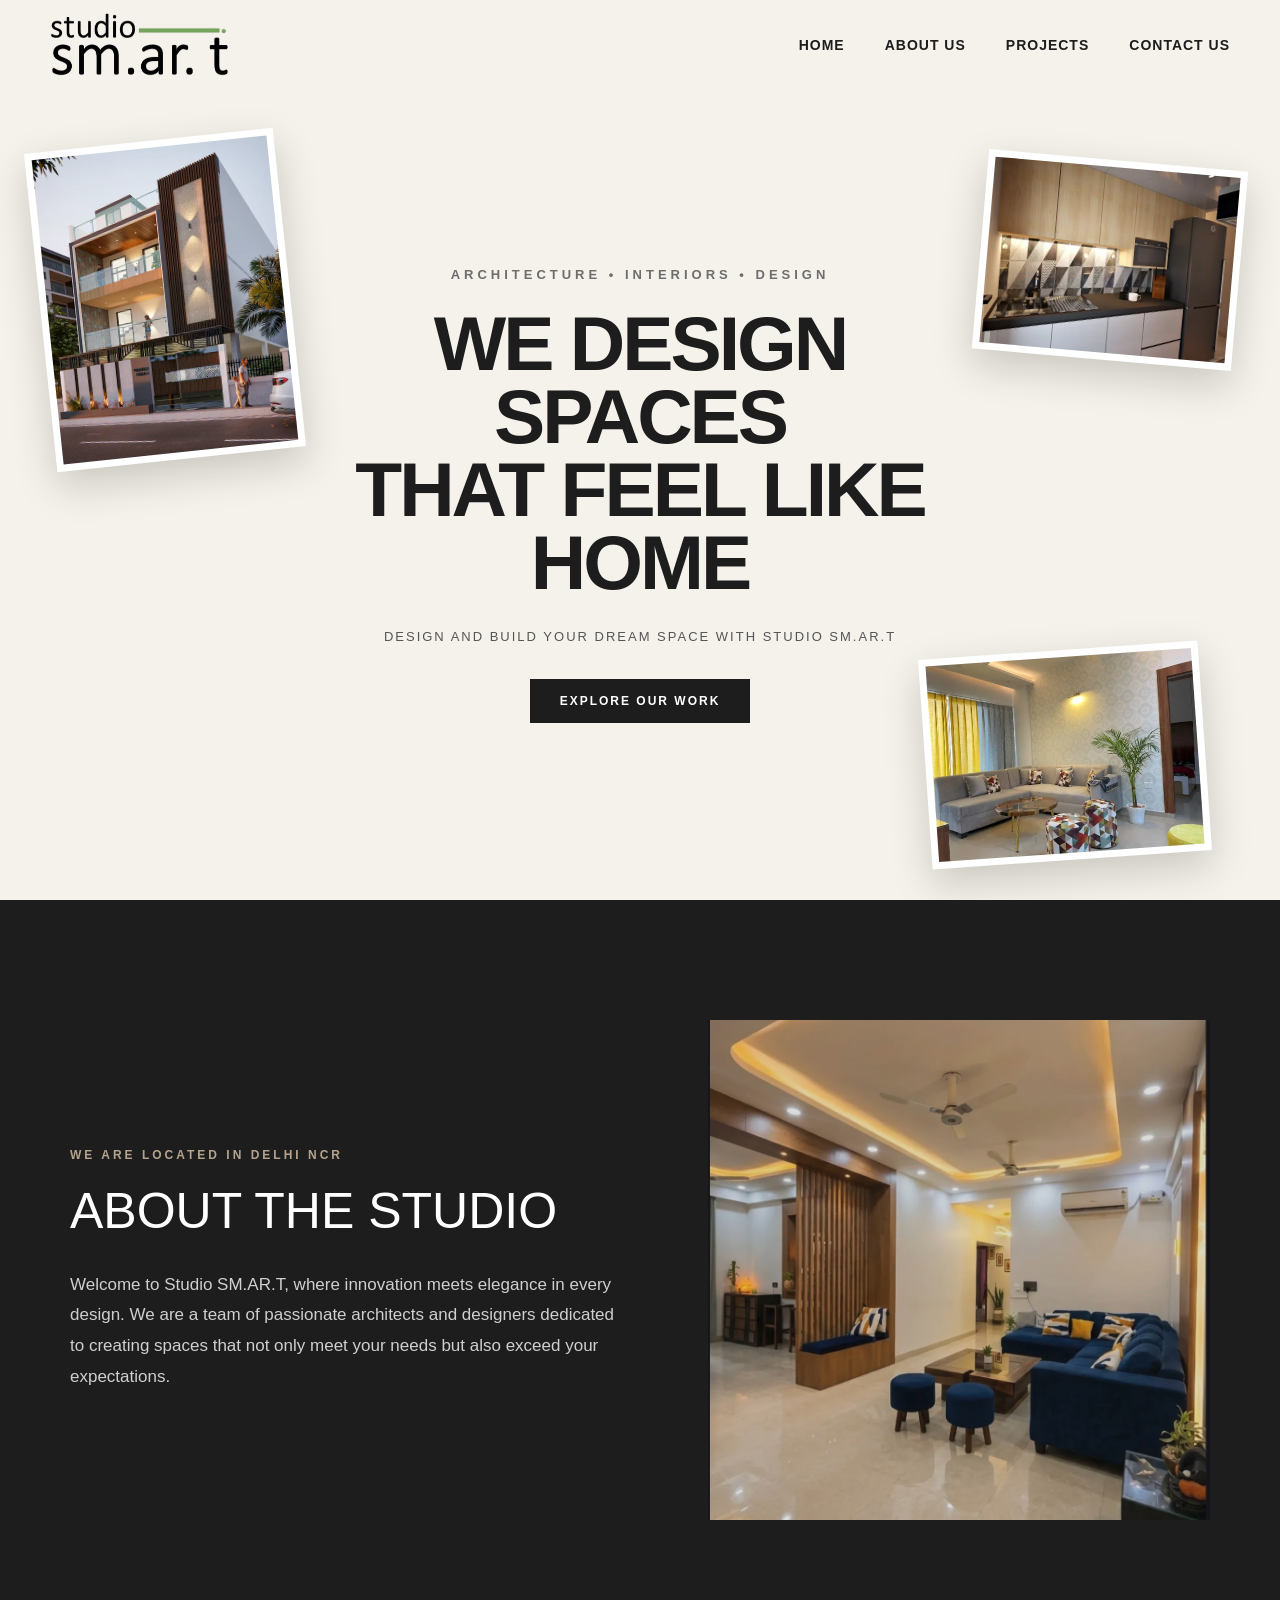
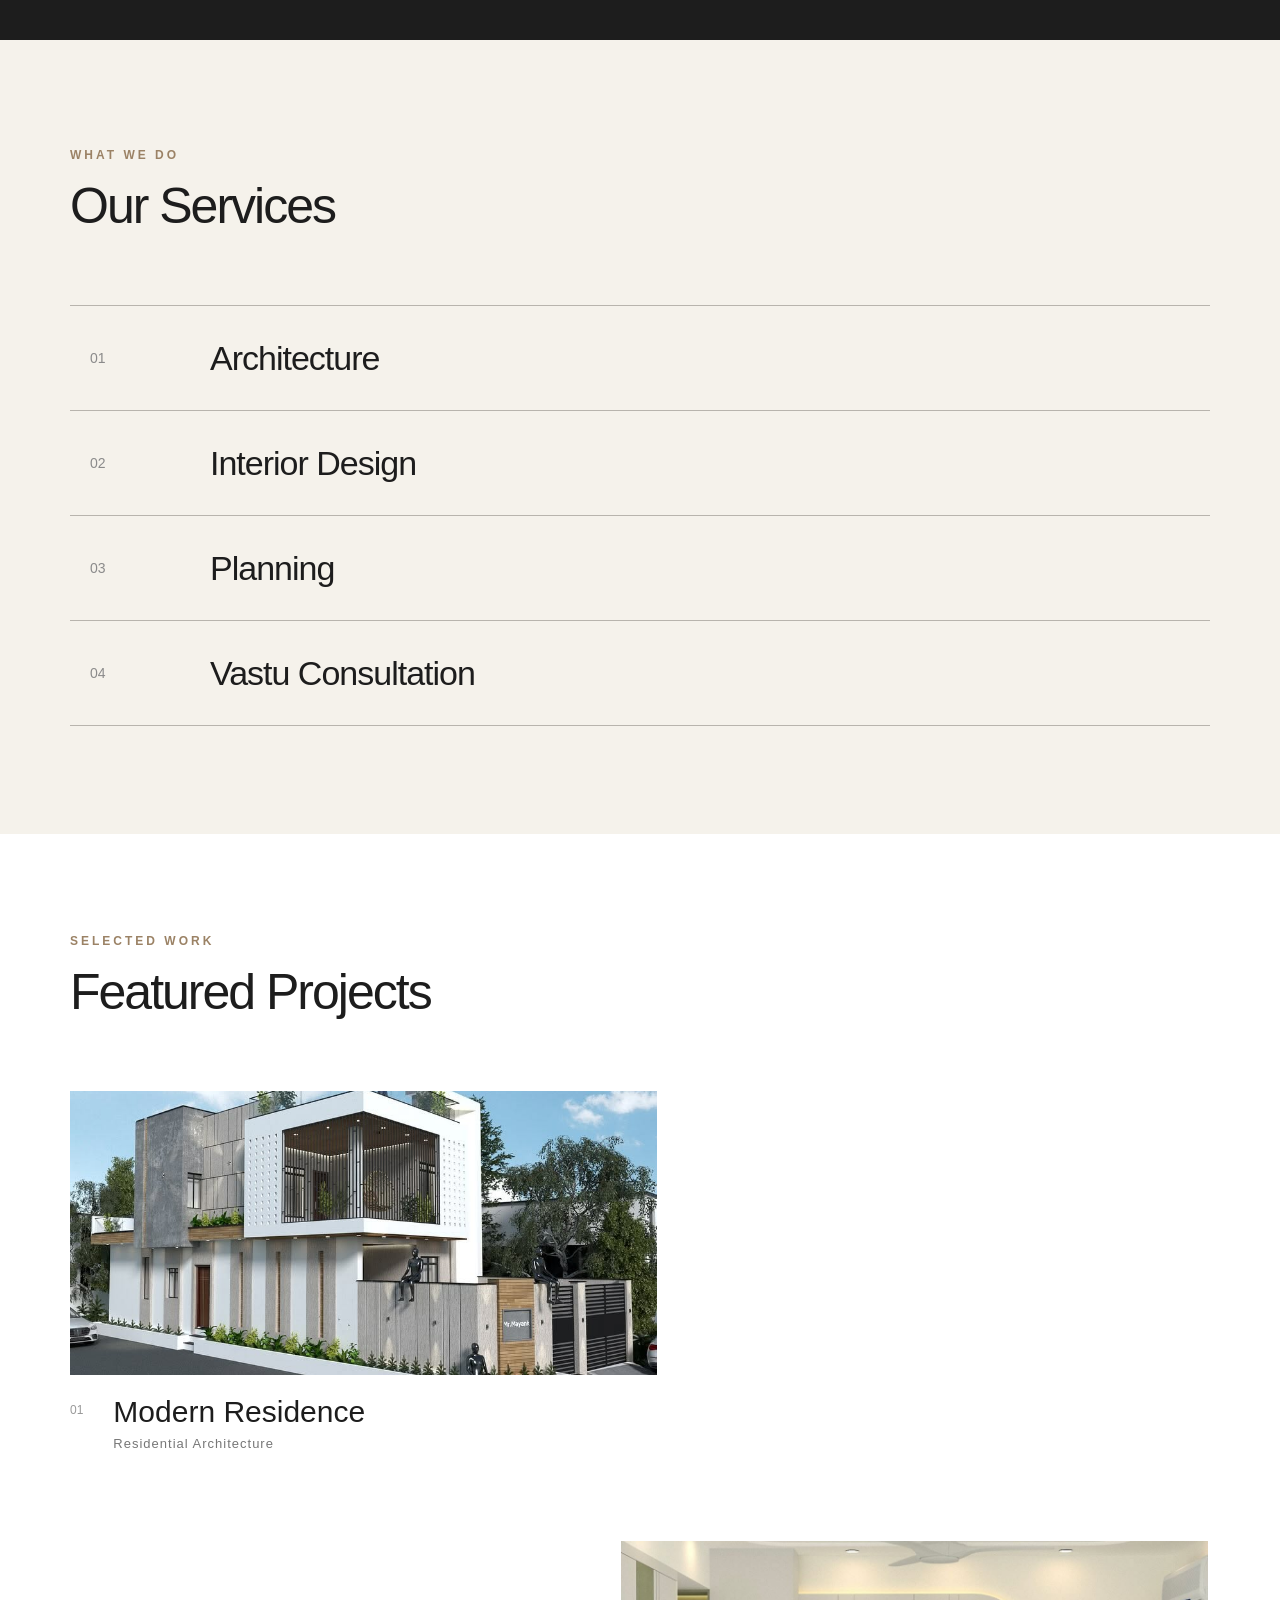
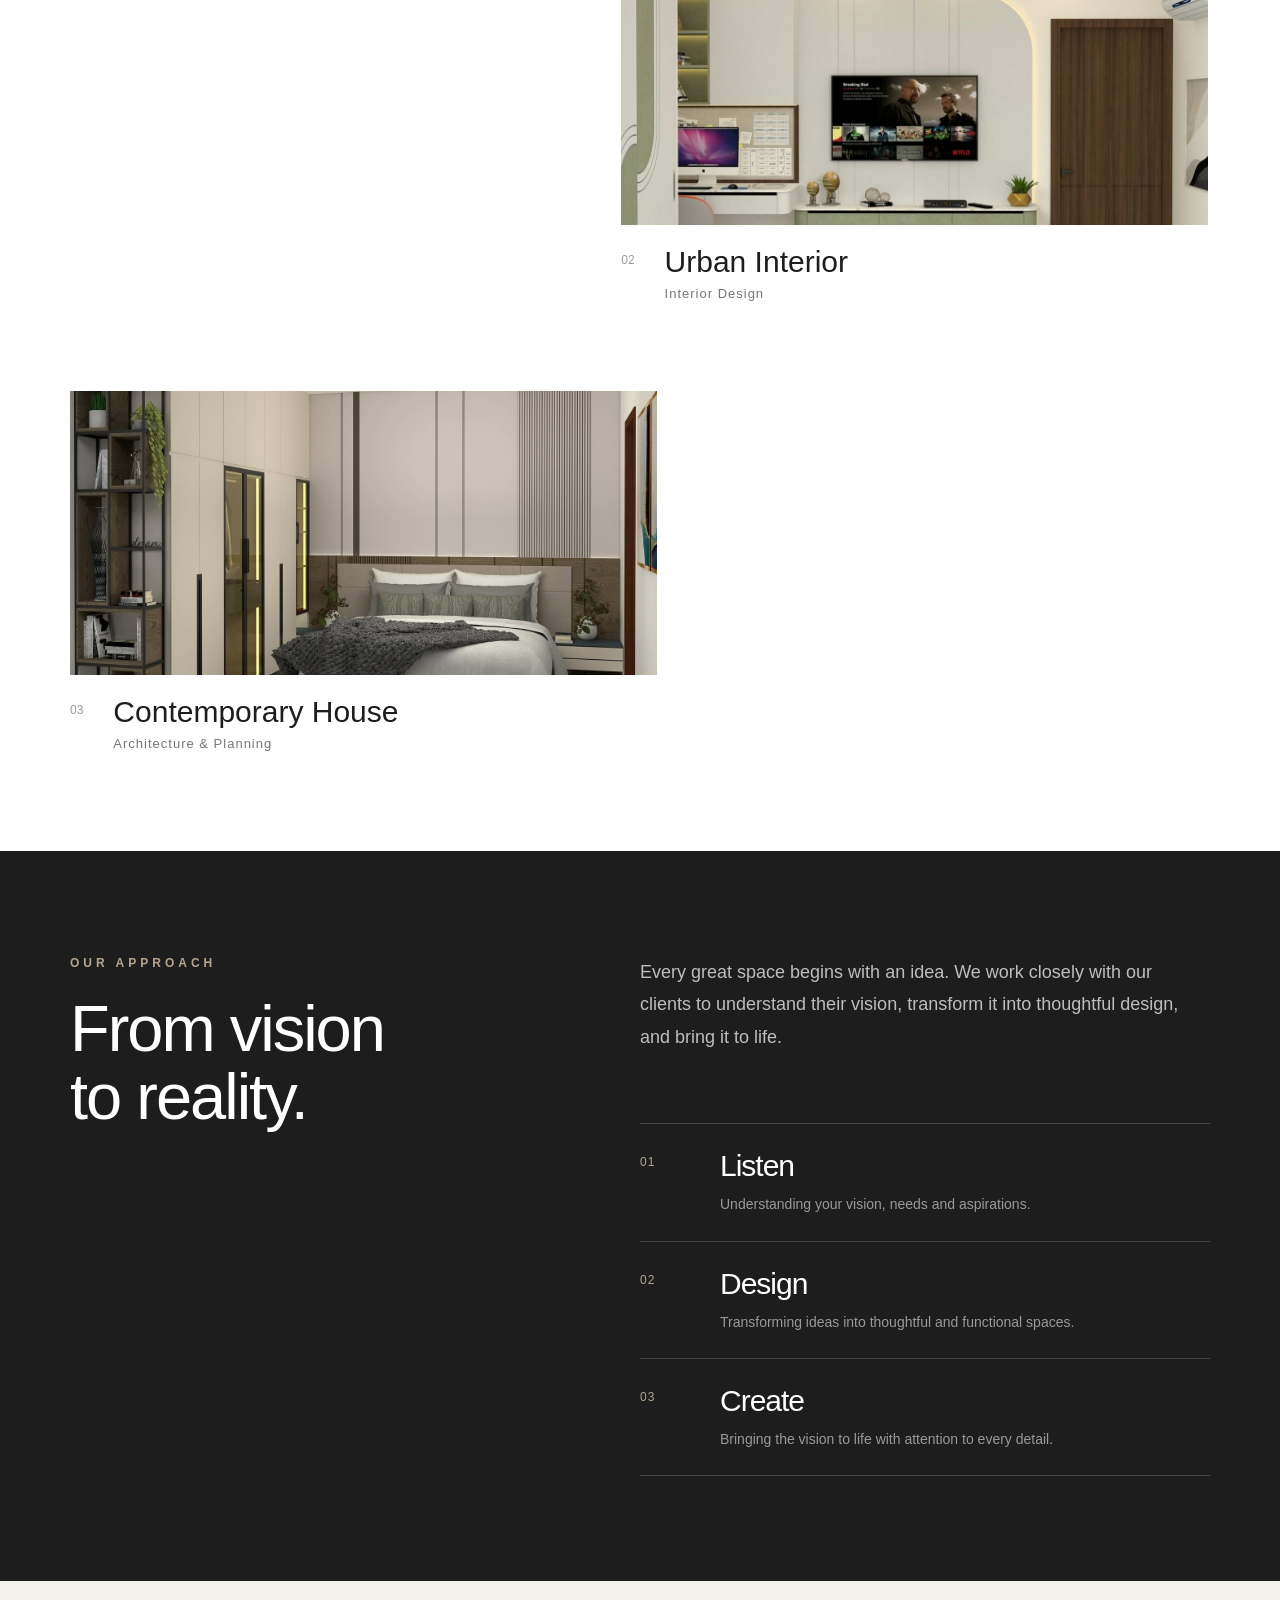
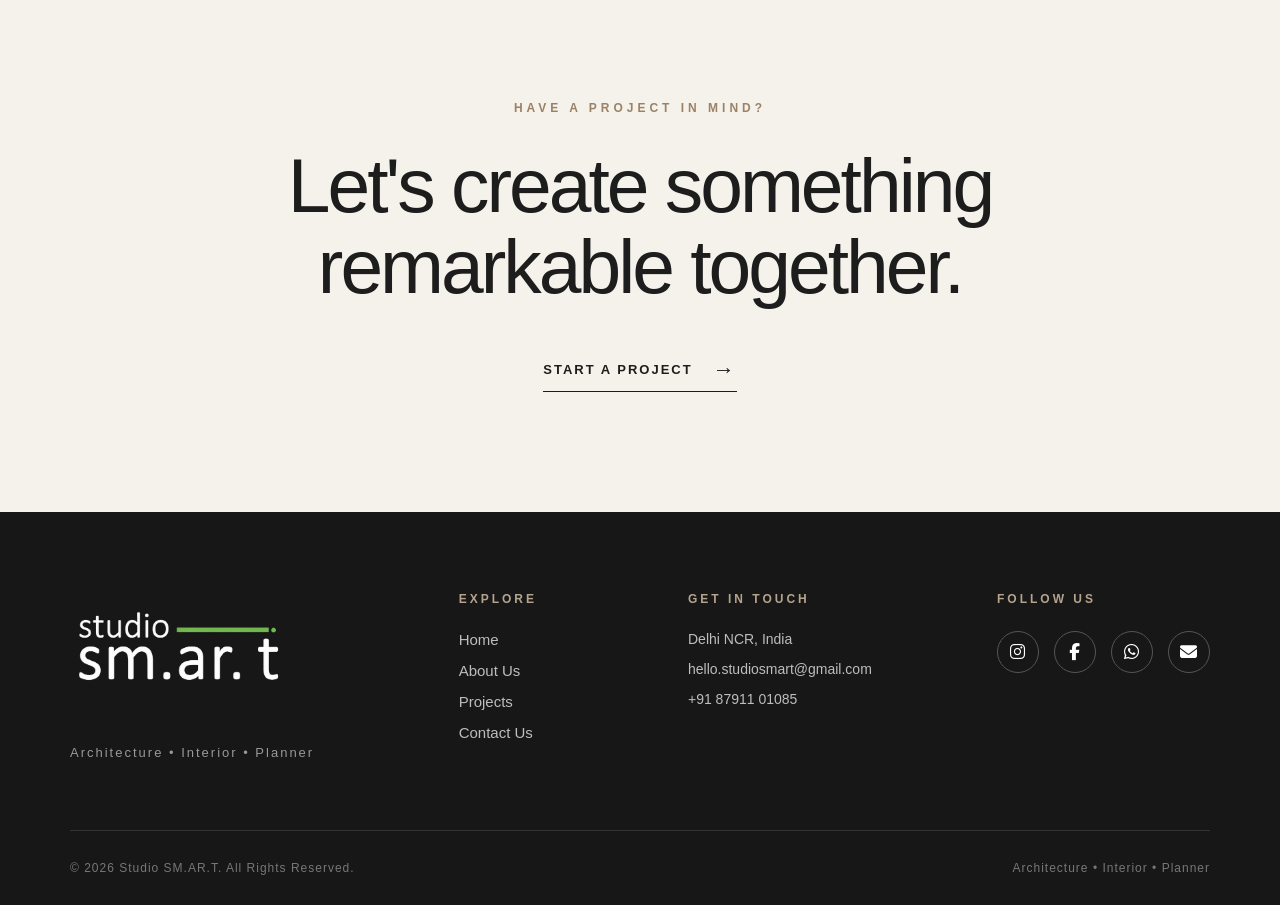
<file: index.html>
<!DOCTYPE html>
<html lang="en">

<head>
    <meta charset="UTF-8">
    <meta name="viewport" content="width=device-width, initial-scale=1.0">
    <title>Studio SM.AR.T</title>
    <link rel="stylesheet" href="css/style1.css">
    <link rel="stylesheet"
      href="https://cdnjs.cloudflare.com/ajax/libs/font-awesome/6.5.2/css/all.min.css">
</head>

<body>
    <header>
        <nav>
            <div class="logo">
                <img src="img/logo1.png" alt="Studio SM.AR.T Logo">
            </div>
            <ul>
                <li><a href="index.html">Home</a></li>
                <li><a href="about.html">About Us</a></li>
                <li><a href="projects.html">Projects</a></li>
                <li><a href="contact.html">Contact Us</a></li>
            </ul>
        </nav>
    </header>
    <main>
        <section class="hero">
            <div class="hero-image">
                <img src="img/project1.png" alt="Modern residential project">
            </div>

            <div class="hero-content">
                <p class="hero-tagline">Architecture • Interiors • Design</p>
                <h1 class="quote">WE DESIGN SPACES<br>
                    THAT FEEL LIKE HOME</h1>
                <h3>DESIGN AND BUILD YOUR DREAM SPACE WITH STUDIO SM.AR.T</h3>
                <button>
                    <a href="projects.html">EXPLORE OUR WORK</a>
                </button>
            </div>
            <div class="hero-image">
                <img src="img/project2.png" alt="Contemporary architecture project">
            </div>

            <div class="hero-image">
                <img src="img/project3.png" alt="Modern home designed by Studio sm.ar.t">
            </div>
        </section>

        <section class="about">
            <div class="box1">
                <h3>WE ARE LOCATED IN DELHI NCR</h3>
                <h2>ABOUT THE STUDIO</h2>
                <p>Welcome to Studio SM.AR.T, where innovation meets elegance in every design. We are a team of
                    passionate architects and designers dedicated to creating spaces that not only meet your needs but
                    also exceed your expectations.</p>
            </div>
            <div class="box2">
                <img src="img/projectig.jpg" alt="our project">
            </div>
        </section>

        <section class="services">
            <div class="section-heading">
                <p>What We Do</p>
                <h2>Our Services</h2>
            </div>
            <div class="services-list">
                <div class="service">
                    <span>01</span>
                    <h3>Architecture</h3>
                </div>
                <div class="service">
                    <span>02</span>
                    <h3>Interior Design</h3>
                </div>
                <div class="service">
                    <span>03</span>
                    <h3>Planning</h3>
                </div>
                <div class="service">
                    <span>04</span>
                    <h3>Vastu Consultation</h3>
                </div>
            </div>
        </section>


        <section class="featured-projects">
            <div class="section-heading">
                <p>Selected Work</p>
                <h2>Featured Projects</h2>
            </div>

            <div class="projects-container">
                <!-- Project 1 -->
                <article class="project project-left">
                    <div class="project-image">
                        <img src="img/project9.jpg" alt="Modern residential architecture project">
                    </div>
                    <div class="project-info">
                        <span>01</span>
                        <div>
                            <h3>Modern Residence</h3>
                            <p>Residential Architecture</p>
                        </div>
                    </div>
                </article>

                <!-- Project 2 -->
                <article class="project project-right">
                    <div class="project-image">
                        <img src="img/project6.png" alt="Luxury interior design project">
                    </div>
                    <div class="project-info">
                        <span>02</span>
                        <div>
                            <h3>Urban Interior</h3>
                            <p>Interior Design</p>
                        </div>
                    </div>
                </article>

                <!-- Project 3 -->
                <article class="project project-left">
                    <div class="project-image">
                        <img src="img/project11.jpg" alt="Contemporary architecture project">
                    </div>
                    <div class="project-info">
                        <span>03</span>
                        <div>
                            <h3>Contemporary House</h3>
                            <p>Architecture & Planning</p>
                        </div>
                    </div>
                </article>
            </div>
        </section>

        <!-- our approach -->
        <section class="approach">
            <div class="approach-heading">
                <p>Our Approach</p>
                <h2>
                    From vision<br>
                    to reality.
                </h2>
            </div>
            <div class="approach-content">
                <p class="approach-description">
                    Every great space begins with an idea. We work closely
                    with our clients to understand their vision, transform
                    it into thoughtful design, and bring it to life.
                </p>
                <div class="approach-steps">
                    <div class="approach-step">
                        <span>01</span>
                        <div>
                            <h3>Listen</h3>
                            <p>Understanding your vision, needs and aspirations.</p>
                        </div>
                    </div>
                    <div class="approach-step">
                        <span>02</span>
                        <div>
                            <h3>Design</h3>
                            <p>Transforming ideas into thoughtful and functional spaces.</p>
                        </div>
                    </div>
                    <div class="approach-step">
                        <span>03</span>
                        <div>
                            <h3>Create</h3>
                            <p>Bringing the vision to life with attention to every detail.</p>
                        </div>
                    </div>
                </div>
            </div>
        </section>

        <section class="contact-cta">
            <p class="cta-label">Have a Project in Mind?</p>
            <h2>
                Let's create something<br>
                remarkable together.
            </h2>
            <a href="contact.html" class="cta-button">
                Start a Project
                <span>→</span>
            </a>
        </section>
    </main>

    <!-- FOOTER -->
    <footer class="footer">

    <div class="footer-main">

        <!-- Brand -->
        <div class="footer-brand">
            <img src="img/logo2.png" alt="Studio SM.AR.T Logo">

            <p>
                Architecture • Interior • Planner
            </p>
        </div>
        <!-- Navigation -->
        <div class="footer-links">

            <p class="footer-title">Explore</p>

            <a href="index.html">Home</a>
            <a href="about.html">About Us</a>
            <a href="projects.html">Projects</a>
            <a href="contact.html">Contact Us</a>

        </div>
        <!-- Contact -->
        <div class="footer-contact">
            <p class="footer-title">Get in Touch</p>
            <p>Delhi NCR, India</p>
            <p>hello.studiosmart@gmail.com</p>
            <p>+91 87911 01085 </p>
        </div>
        <!-- Social Media -->
        <div class="footer-social">
            <p class="footer-title">Follow Us</p>
            <div class="social-icons">
                <a href="https://www.instagram.com/studio_sm.ar.t_/" target="_blank" rel="noopener noreferrer" aria-label="Instagram">
                    <i class="fa-brands fa-instagram"></i>
                </a>
                <a href="https://www.facebook.com/profile.php?id=61562280961268" target="_blank" rel="noopener noreferrer" aria-label="Facebook">
                    <i class="fa-brands fa-facebook-f"></i>
                </a>
                <a href="https://wa.me/+918791101085" target="_blank" rel="noopener noreferrer" aria-label="WhatsApp">
                    <i class="fa-brands fa-whatsapp"></i>
                </a>
                <a href="mailto:hello.studiosmart@gmail.com" target="_blank" rel="noopener noreferrer" aria-label="Email">
                    <i class="fa-solid fa-envelope"></i>
                </a>
            </div>
        </div>
    </div>
    <!-- Bottom Footer -->
    <div class="footer-bottom">
        <p>© 2026 Studio SM.AR.T. All Rights Reserved.</p>
        <p>Architecture • Interior • Planner</p>
    </div>
</footer>
</body>

</html>
</file>
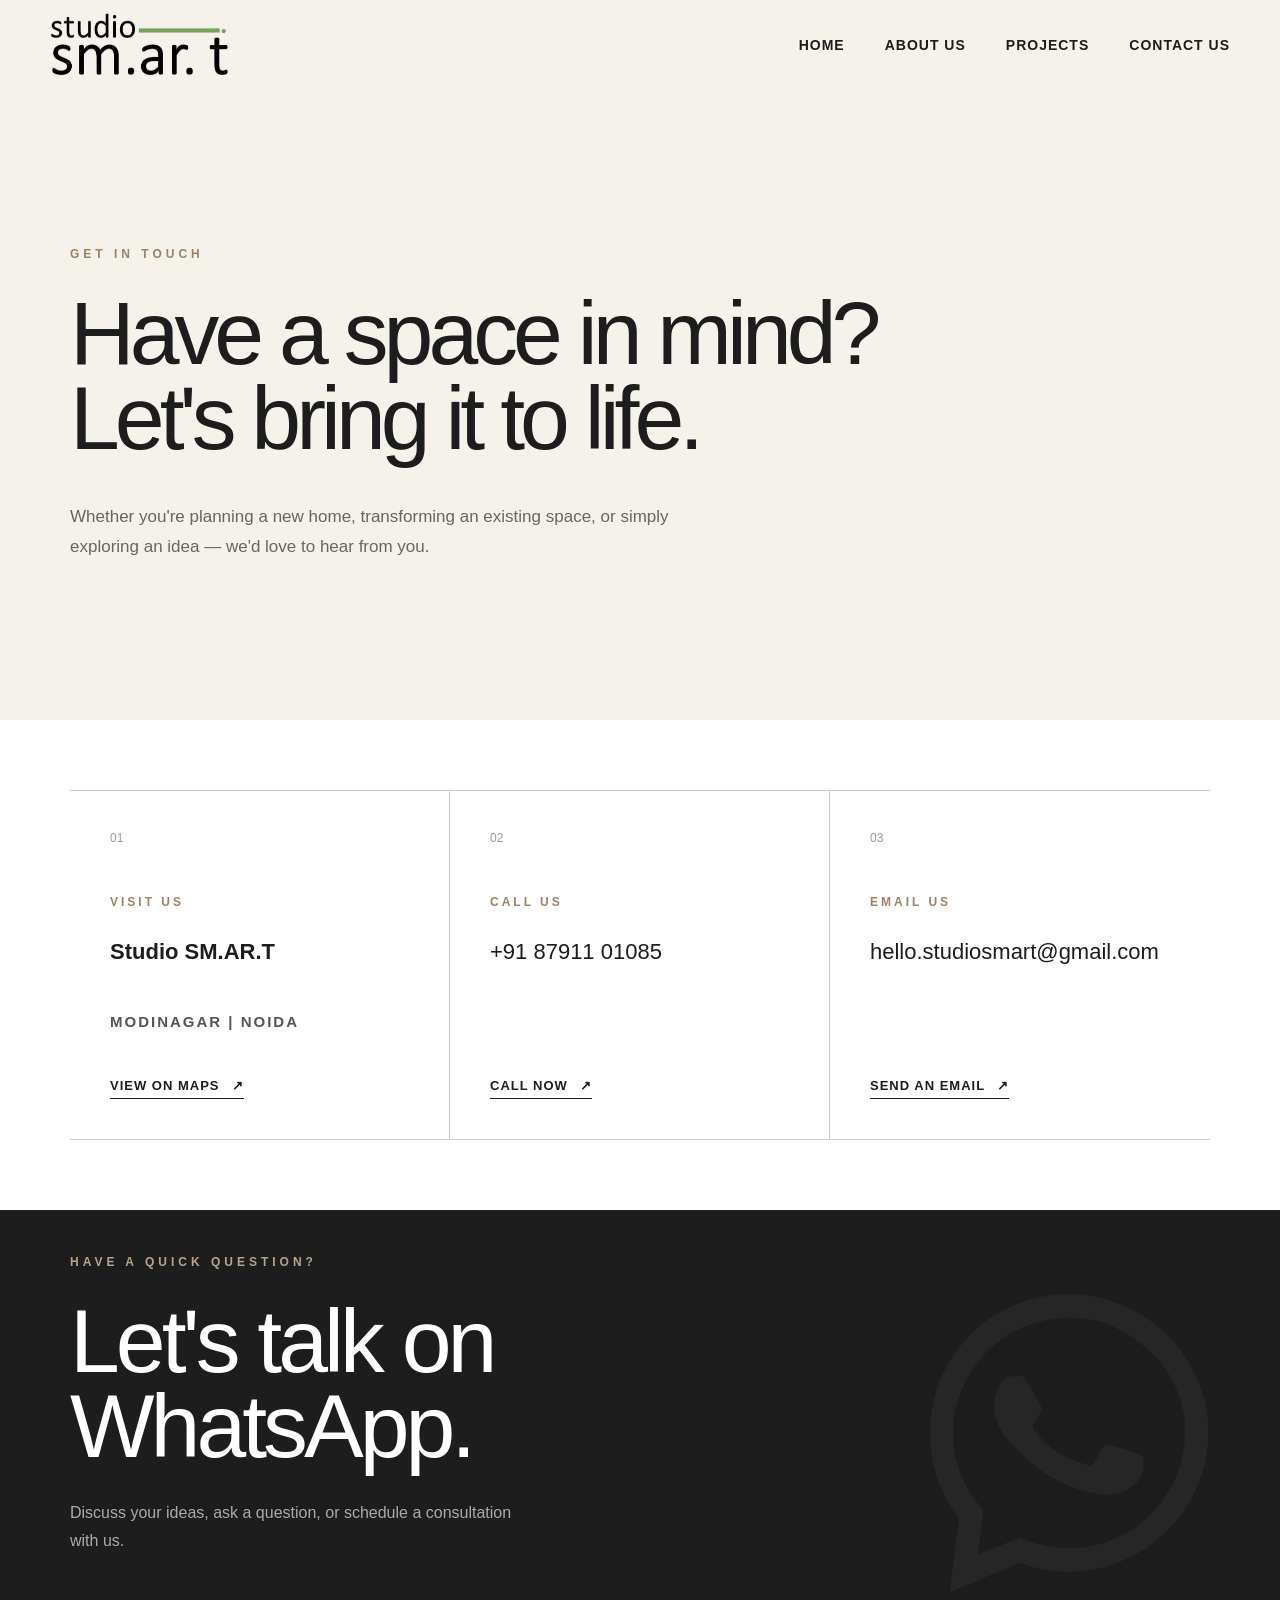
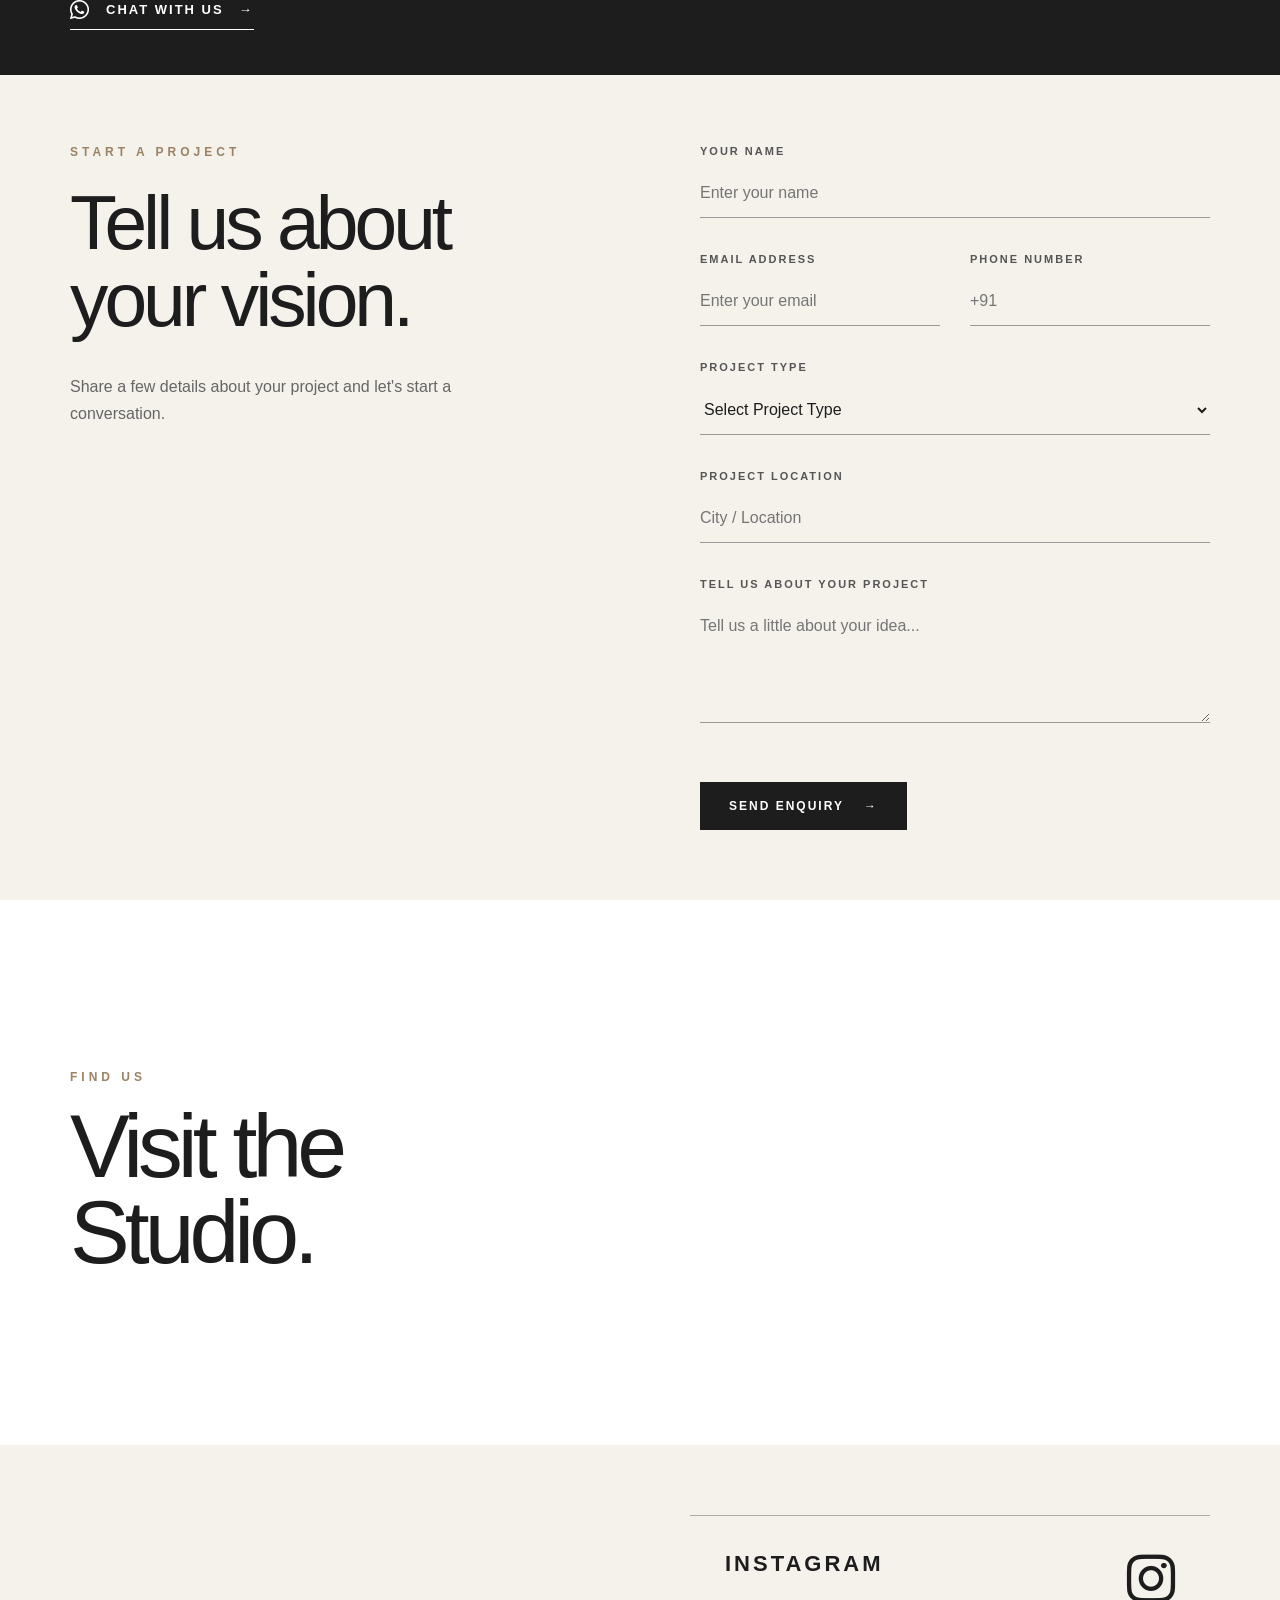
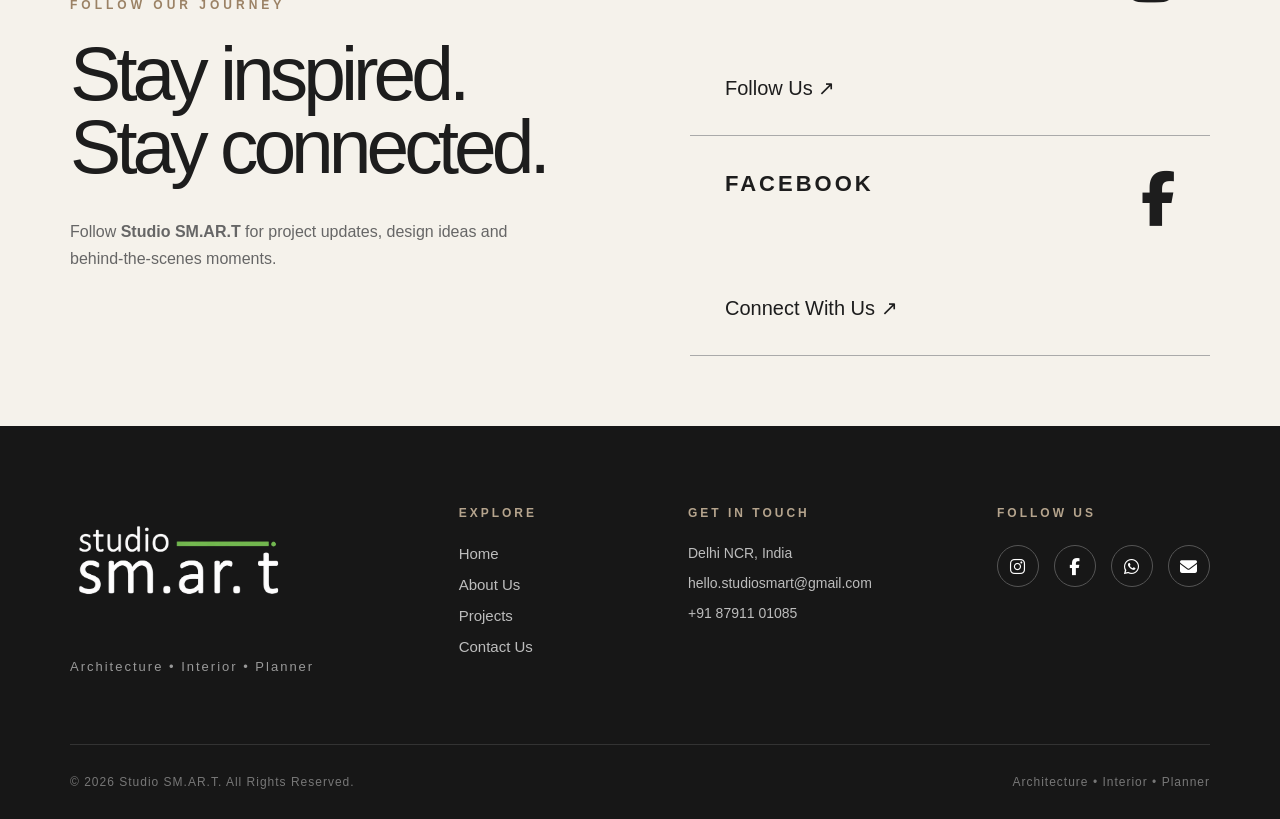
<file: contact.html>
<!DOCTYPE html>
<html lang="en">

<head>
    <meta charset="UTF-8">
    <meta name="viewport" content="width=device-width, initial-scale=1.0">
    <title>Studio SM.AR.T - Contact Us</title>
    <link rel="stylesheet" href="css/style2.css">
    <link rel="stylesheet" href="https://cdnjs.cloudflare.com/ajax/libs/font-awesome/6.5.2/css/all.min.css">
</head>

<body>
    <header>
        <nav>
            <div class="logo">
                <img src="img/logo1.png" alt="Studio SM.AR.T Logo">
            </div>
            <ul>
                <li><a href="index.html">Home</a></li>
                <li><a href="about.html">About Us</a></li>
                <li><a href="projects.html">Projects</a></li>
                <li><a href="contact.html">Contact Us</a></li>
            </ul>
        </nav>
    </header>
    <main>
        <section class="contact-hero">
            <p class="contact-label">Get in Touch</p>
            <h1>
                Have a space in mind?<br>
                Let's bring it to life.
            </h1>
            <p class="contact-intro">
                Whether you're planning a new home, transforming an existing
                space, or simply exploring an idea — we'd love to hear from you.
            </p>
        </section>
        <section class="contact-details">

            <!-- Visit -->
            <div class="contact-item">

                <span class="contact-number">01</span>

                <p class="contact-title">Visit Us</p>

                <h3>
                    <strong>Studio SM.AR.T</strong><br>
                </h3>
                <p class="cities">Modinagar    |    Noida</p>

                <a href="https://maps.app.goo.gl/y6sCvbH8SDWv7pqx5" target="_blank" rel="noopener noreferrer">
                    View on Maps <span>↗</span>
                </a>
            </div>
            <!-- Call -->
            <div class="contact-item">
                <span class="contact-number">02</span>
                <p class="contact-title">Call Us</p>
                <h3>
                    +91 87911 01085
                </h3>
                <a href="tel:+918791101085">
                    Call Now <span>↗</span>
                </a>
            </div>
            <!-- Email -->
            <div class="contact-item">
                <span class="contact-number">03</span>
                <p class="contact-title">Email Us</p>
                <h3>
                    hello.studiosmart@gmail.com
                </h3>
                <a href="mailto:hello.studiosmart@gmail.com">
                    Send an Email <span>↗</span>
                </a>
            </div>
        </section>


        <section class="whatsapp-section">
            <div class="whatsapp-content">
                <p class="whatsapp-label">
                    Have a Quick Question?
                </p>
                <h2>
                    Let's talk on<br>
                    WhatsApp.
                </h2>
                <p class="whatsapp-description">
                    Discuss your ideas, ask a question,
                    or schedule a consultation with us.
                </p>
                <a href="https://wa.me/+918791101085" target="_blank" rel="noopener noreferrer" class="whatsapp-button">
                    <i class="fa-brands fa-whatsapp"></i>
                    Chat With Us
                    <span>→</span>
                </a>
            </div>
            <div class="whatsapp-big-icon">
                <i class="fa-brands fa-whatsapp"></i>
            </div>
        </section>
        <section class="project-enquiry">

            <!-- Left Side -->
            <div class="enquiry-heading">
                <p>Start a Project</p>
                <h2>
                    Tell us about<br>
                    your vision.
                </h2>
                <p class="enquiry-description">
                    Share a few details about your project and
                    let's start a conversation.
                </p>
            </div>

            <!-- Form -->
            <form class="contact-form" id="contactForm">
                <div class="form-group">
                    <label for="name">Your Name</label>
                    <input type="text" id="name" name="name" placeholder="Enter your name" required>
                </div>
                <div class="form-row">
                    <div class="form-group">
                        <label for="email">Email Address</label>
                        <input type="email" id="email" name="email" placeholder="Enter your email">
                    </div>
                    <div class="form-group">
                        <label for="phone">Phone Number</label>
                        <input type="tel" id="phone" name="phone" placeholder="+91" required>
                    </div>
                </div>
                <div class="form-group">
                    <label for="project-type">
                        Project Type
                    </label>
                    <select id="project-type" name="project-type">
                        <option value="">
                            Select Project Type
                        </option>
                        <option value="Residential">
                            Residential
                        </option>
                        <option value="Interior Design">
                            Interior Design
                        </option>
                        <option value="Commercial">
                            Commercial
                        </option>
                        <option value="Consultation">
                            Consultation
                        </option>
                    </select>
                </div>
                <div class="form-group">
                    <label for="location">
                        Project Location
                    </label>
                    <input type="text" id="location" name="location" placeholder="City / Location">
                </div>
                <div class="form-group">
                    <label for="message">
                        Tell Us About Your Project
                    </label>
                    <textarea id="message" name="message" rows="5"
                        placeholder="Tell us a little about your idea..."></textarea>
                </div>
                <button type="button" class="submit-button" onclick="sendToWhatsapp()">
                    Send Enquiry
                    <span>→</span>
                </button>
            </form>
        </section>
        <section class="studio-location">

            <div class="location-heading">

                <div>

                    <p class="location-label">
                        Find Us
                    </p>
                    <h2>
                        Visit the Studio.
                    </h2>
                </div>
            </div>
            <div class="map-container">
                <!--Google Maps iframe-->
                <iframe
                    src="https://www.google.com/maps/embed?pb=!1m18!1m12!1m3!1d3494.7496363008804!2d77.58296357464317!3d28.84631297554862!2m3!1f0!2f0!3f0!3m2!1i1024!2i768!4f13.1!3m3!1m2!1s0x390c619d4448d69b%3A0x3682dcbd594e4022!2sStudio%20sm.ar.t!5e0!3m2!1sen!2sin!4v1784114097492!5m2!1sen!2sin"
                    width="600" height="450" style="border:0;" allowfullscreen="" loading="lazy"
                    referrerpolicy="strict-origin-when-cross-origin"></iframe>
            </div>
        </section>

        <!-- social media section -->
        <section class="social-connect">
            <div class="social-connect-content">
                <p class="social-label">
                    Follow Our Journey
                </p>
                <h2>
                    Stay inspired.<br>
                    Stay connected.
                </h2>
                <p class="social-description">
                    Follow <strong>Studio SM.AR.T</strong> for project updates,
                    design ideas and behind-the-scenes moments.
                </p>
            </div>
            <div class="social-cards">
                <!-- Instagram -->
                <a href="https://www.instagram.com/studio_sm.ar.t_/" target="_blank" rel="noopener noreferrer"
                    class="social-card">
                    <div>
                        <p>Instagram</p>
                        <i class="fa-brands fa-instagram"></i>
                    </div>
                    <span>
                        Follow Us ↗
                    </span>
                </a>
                <!-- Facebook -->
                <a href="https://www.facebook.com/profile.php?id=61562280961268" target="_blank"
                    rel="noopener noreferrer" class="social-card">
                    <div>
                        <p>Facebook</p>
                        <i class="fa-brands fa-facebook-f"></i>
                    </div>
                    <span>
                        Connect With Us ↗
                    </span>
                </a>
            </div>
        </section>
    </main>
    <footer class="footer">

        <div class="footer-main">

            <!-- Brand -->
            <div class="footer-brand">
                <img src="img/logo2.png" alt="Studio SM.AR.T Logo">

                <p>
                    Architecture • Interior • Planner
                </p>
            </div>
            <!-- Navigation -->
            <div class="footer-links">

                <p class="footer-title">Explore</p>
                <a href="index.html">Home</a>
                <a href="about.html">About Us</a>
                <a href="projects.html">Projects</a>
                <a href="contact.html">Contact Us</a>

            </div>
            <!-- Contact -->
            <div class="footer-contact">
                <p class="footer-title">Get in Touch</p>
                <p>Delhi NCR, India</p>
                <p>hello.studiosmart@gmail.com</p>
                <p>+91 87911 01085 </p>
            </div>
            <!-- Social Media -->
            <div class="footer-social">
                <p class="footer-title">Follow Us</p>
                <div class="social-icons">
                    <a href="https://www.instagram.com/studio_sm.ar.t_/" target="_blank" rel="noopener noreferrer"
                        aria-label="Instagram">
                        <i class="fa-brands fa-instagram"></i>
                    </a>
                    <a href="https://www.facebook.com/profile.php?id=61562280961268" target="_blank"
                        rel="noopener noreferrer" aria-label="Facebook">
                        <i class="fa-brands fa-facebook-f"></i>
                    </a>
                    <a href="https://wa.me/+918791101085" target="_blank" rel="noopener noreferrer"
                        aria-label="WhatsApp">
                        <i class="fa-brands fa-whatsapp"></i>
                    </a>
                    <a href="mailto:hello.studiosmart@gmail.com" target="_blank" rel="noopener noreferrer"
                        aria-label="Email">
                        <i class="fa-solid fa-envelope"></i>
                    </a>
                </div>
            </div>
        </div>
        <!-- Bottom Footer -->
        <div class="footer-bottom">
            <p>© 2026 Studio SM.AR.T. All Rights Reserved.</p>
            <p>Architecture • Interior • Planner</p>
        </div>
    </footer>

    <script>

        function sendToWhatsapp() {

            const name = document.getElementById("name").value;
            const email = document.getElementById("email").value;
            const phone = document.getElementById("phone").value;
            const project = document.getElementById("project-type").value;
            const location = document.getElementById("location").value;
            const message = document.getElementById("message").value;


            if (name === "" || phone === "") {
                alert("Please fill your Name and Phone Number.");
                return;
            }


            const text =
                `Hello Studio SM.AR.T,

I would like to enquire about a project.

-----------------------------------

Name : ${name}

Email : ${email}

Phone : ${phone}

Project Type : ${project}

Location : ${location}

Project Details :

${message}

-----------------------------------

Looking forward to hearing from you.

Thank you!`;


            const whatsappURL =
                `https://wa.me/+918791101085?text=${encodeURIComponent(text)}`;

            window.open(whatsappURL, "_blank");
        }
    </script>
</body>

</html>
</file>
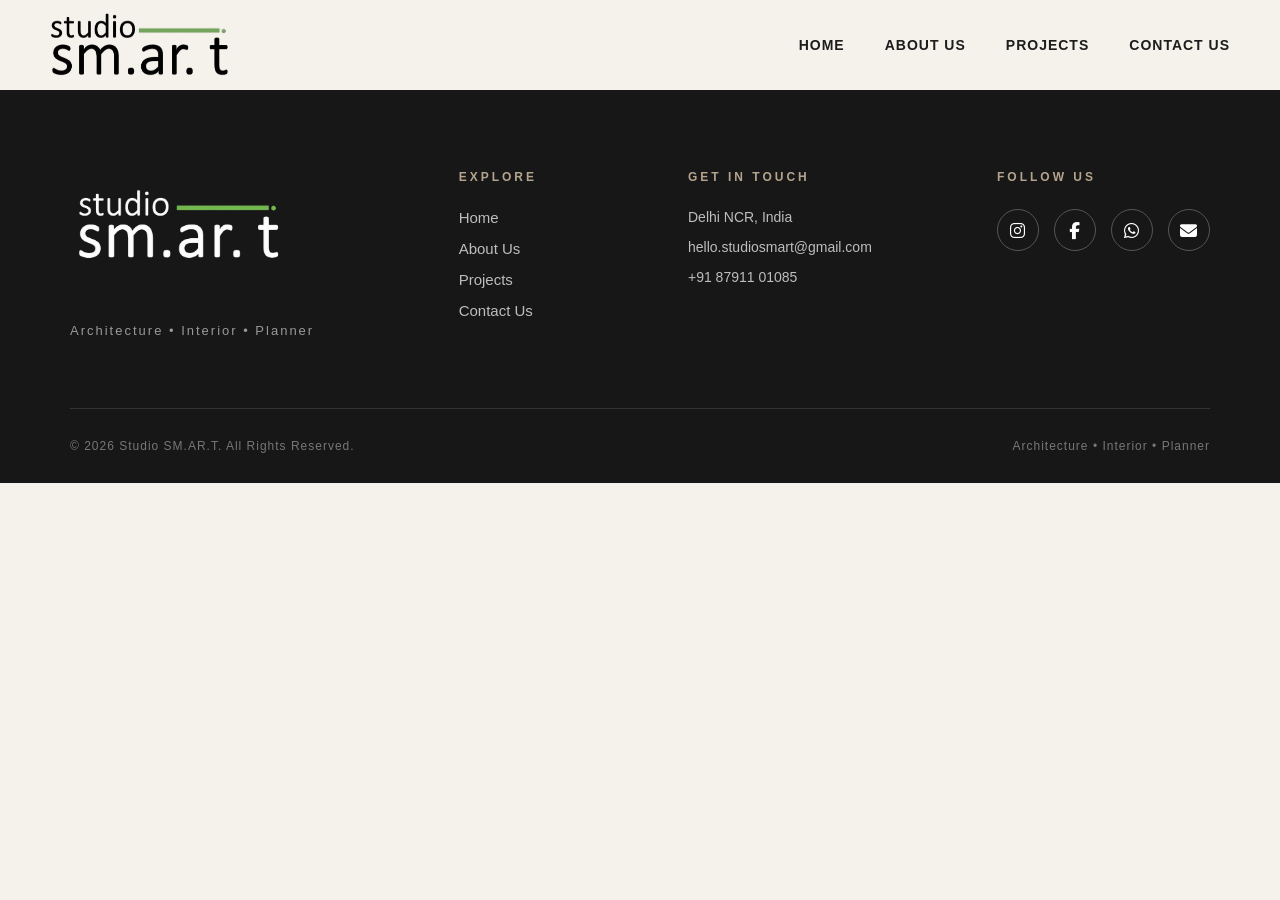
<file: projects.html>
<!DOCTYPE html>
<html lang="en">
<head>
    <meta charset="UTF-8">
    <meta name="viewport" content="width=device-width, initial-scale=1.0">
    <title>Studio SM.AR.T - Projects</title>
    <link rel="stylesheet" href="css/style4.css">
    <link rel="stylesheet"
      href="https://cdnjs.cloudflare.com/ajax/libs/font-awesome/6.5.2/css/all.min.css">
</head>

<body>
    <header>
        <nav>
            <div class="logo">
                <img src="img/logo1.png" alt="Studio SM.AR.T Logo">
            </div>
            <ul>
                <li><a href="index.html">Home</a></li>
                <li><a href="about.html">About Us</a></li>
                <li><a href="projects.html">Projects</a></li>
                <li><a href="contact.html">Contact Us</a></li>
            </ul>
        </nav>
    </header>









    
    <!-- FOOTER -->
    <footer class="footer">

    <div class="footer-main">

        <!-- Brand -->
        <div class="footer-brand">
            <img src="img/logo2.png" alt="Studio SM.AR.T Logo">

            <p>
                Architecture • Interior • Planner
            </p>
        </div>
        <!-- Navigation -->
        <div class="footer-links">

            <p class="footer-title">Explore</p>

            <a href="index.html">Home</a>
            <a href="about.html">About Us</a>
            <a href="projects.html">Projects</a>
            <a href="contact.html">Contact Us</a>

        </div>
        <!-- Contact -->
        <div class="footer-contact">
            <p class="footer-title">Get in Touch</p>
            <p>Delhi NCR, India</p>
            <p>hello.studiosmart@gmail.com</p>
            <p>+91 87911 01085 </p>
        </div>
        <!-- Social Media -->
        <div class="footer-social">
            <p class="footer-title">Follow Us</p>
            <div class="social-icons">
                <a href="https://www.instagram.com/studio_sm.ar.t_/" target="_blank" rel="noopener noreferrer" aria-label="Instagram">
                    <i class="fa-brands fa-instagram"></i>
                </a>
                <a href="https://www.facebook.com/profile.php?id=61562280961268" target="_blank" rel="noopener noreferrer" aria-label="Facebook">
                    <i class="fa-brands fa-facebook-f"></i>
                </a>
                <a href="https://wa.me/+918791101085" target="_blank" rel="noopener noreferrer" aria-label="WhatsApp">
                    <i class="fa-brands fa-whatsapp"></i>
                </a>
                <a href="mailto:hello.studiosmart@gmail.com" target="_blank" rel="noopener noreferrer" aria-label="Email">
                    <i class="fa-solid fa-envelope"></i>
                </a>
            </div>
        </div>
    </div>
    <!-- Bottom Footer -->
    <div class="footer-bottom">
        <p>© 2026 Studio SM.AR.T. All Rights Reserved.</p>
        <p>Architecture • Interior • Planner</p>
    </div>
</footer>
</body>
</html>
</file>
<file: css/style1.css>
* {
    margin: 0;
    padding: 0;
    box-sizing: border-box;
}

html {
    scroll-behavior: smooth;
    overflow-x: hidden;
}

body {
    max-width: 100%;
    font-family: Arial, Helvetica, sans-serif;
    background-color: #f5f2eb;
    color: #1d1d1d;
    overflow-x: hidden;
}
/* ================================
   NAVBAR
================================ */

header {
    width: 100%;
    background-color: #f5f2eb;
}

nav {
    height: 90px;
    max-width: 1400px;
    margin: auto;
    padding: 0 50px;

    display: flex;
    align-items: center;
    justify-content: space-between;
}

.logo img {
    width: 183px;
    display: block;
}

nav ul {
    list-style: none;

    display: flex;
    align-items: center;
    gap: 40px;
}

nav ul li a {
    text-decoration: none;
    color: #1d1d1d;

    font-size: 14px;
    font-weight: 600;
    letter-spacing: 1px;
    text-transform: uppercase;

    position: relative;
}


/* Navbar underline animation */

nav ul li a::after {
    content: "";
    position: absolute;

    left: 0;
    bottom: -7px;

    width: 0;
    height: 2px;

    background-color: #1d1d1d;

    transition: width 0.3s ease;
}

nav ul li a:hover::after {
    width: 100%;
}


/* ================================
   HERO SECTION
================================ */

.hero {
    min-height: calc(100vh - 90px);
    max-width: 1500px;

    margin: auto;
    padding: 50px;

    position: relative;

    display: flex;
    justify-content: center;
    align-items: center;

    overflow: hidden;
}


/* ================================
   HERO CONTENT
================================ */

.hero-content {
    width: 700px;

    text-align: center;

    position: relative;
    z-index: 5;
}

.hero-tagline {
    font-size: 13px;
    font-weight: 600;

    letter-spacing: 4px;
    text-transform: uppercase;

    margin-bottom: 25px;

    color: #6d6d6d;
}


/* Main Heading */

.quote {
    font-size: clamp(45px, 6vw, 90px);

    line-height: 0.95;

    letter-spacing: -3px;

    font-weight: 700;

    margin-bottom: 30px;
}


/* Small heading under quote */

.hero-content h3 {
    font-size: 13px;

    letter-spacing: 2px;

    font-weight: 500;

    color: #555;

    margin-bottom: 35px;
}


/* ================================
   HERO BUTTON
================================ */

.hero-content button {
    border: none;
    background: none;
}

.hero-content button a {
    display: inline-block;

    padding: 15px 30px;

    background-color: #1d1d1d;
    color: white;

    text-decoration: none;

    font-size: 12px;
    font-weight: 600;

    letter-spacing: 2px;

    transition: all 0.3s ease;
}

.hero-content button a:hover {
    background-color: #9b8265;

    transform: translateY(-3px);
}


/* ================================
   HERO PROJECT IMAGES
================================ */

.hero-image {
    position: absolute;

    z-index: 2;

    padding: 7px;

    background-color: white;

    box-shadow: 0 15px 40px rgba(0, 0, 0, 0.18);

    transition: transform 0.4s ease;
}

.hero-image img {
    width: 100%;
    height: 100%;

    object-fit: cover;

    display: block;
}


/* First Image */

.hero>.hero-image:nth-of-type(1) {
    width: 250px;
    height: 320px;

    top: 50px;
    left: 40px;

    transform: rotate(-6deg);
}


/* Second Image */

.hero>.hero-image:nth-of-type(3) {
    width: 260px;
    height: 200px;

    top: 70px;
    right: 40px;

    transform: rotate(5deg);
}


/* Third Image */

.hero>.hero-image:nth-of-type(4) {
    width: 280px;
    height: 210px;

    bottom: 40px;
    right: 75px;

    transform: rotate(-4deg);
}


/* Image hover effect */

.hero>.hero-image:nth-of-type(1):hover {
    transform: rotate(0deg) scale(1.05);
}

.hero>.hero-image:nth-of-type(3):hover {
    transform: rotate(0deg) scale(1.05);
}

.hero>.hero-image:nth-of-type(4):hover {
    transform: rotate(0deg) scale(1.05);
}


/* ================================
   ABOUT SECTION
================================ */

.about {
    max-width: 1400px;

    margin: auto;
    padding: 120px 70px;

    display: flex;
    align-items: center;
    justify-content: space-between;

    gap: 80px;

    background-color: #1d1d1d;
    color: white;
}


/* About Text */

.box1 {
    width: 50%;
}

.box1 h3 {
    font-size: 12px;

    letter-spacing: 3px;

    color: #b5a48d;

    margin-bottom: 20px;
}

.box1 h2 {
    font-size: 50px;

    font-weight: 500;

    margin-bottom: 30px;
}

.box1 p {
    max-width: 550px;

    font-size: 17px;

    line-height: 1.8;

    color: #cfcfcf;
}


/* About Image */

.box2 {
    width: 45%;
}

.box2 img {
    width: 100%;
    height: 500px;

    object-fit: cover;

    display: block;
}


/* ================================
   RESPONSIVE DESIGN
================================ */

@media (max-width: 900px) {

    nav {
        padding: 0 25px;
    }

    nav ul {
        gap: 20px;
    }


    /* Hero */

    .hero {
        min-height: auto;

        padding: 100px 25px;

        flex-direction: column;
    }

    .hero-content {
        width: 100%;
    }

    .quote {
        font-size: 50px;
    }


    /* Hide floating images on smaller screens
       for now. We can redesign mobile version later.
    */

    .hero-image {
        display: none;
    }


    /* About */

    .about {
        padding: 80px 30px;

        flex-direction: column;

        gap: 50px;
    }

    .box1,
    .box2 {
        width: 100%;
    }

    .box1 h2 {
        font-size: 40px;
    }

    .box2 img {
        height: 400px;
    }
}


/* ================================
   MOBILE
================================ */

@media (max-width: 600px) {

    nav {
        height: 75px;
    }

    .logo img {
        width: 90px;
    }

    nav ul {
        gap: 12px;
    }

    nav ul li a {
        font-size: 10px;
    }


    /* Hero */

    .hero {
        padding: 80px 20px;
    }

    .hero-tagline {
        font-size: 10px;

        letter-spacing: 2px;
    }

    .quote {
        font-size: 40px;

        letter-spacing: -1px;
    }

    .hero-content h3 {
        font-size: 11px;

        line-height: 1.7;
    }


    /* About */

    .about {
        padding: 60px 20px;
    }

    .box1 h2 {
        font-size: 32px;
    }

    .box1 p {
        font-size: 15px;
    }

    .box2 img {
        height: 300px;
    }
}
/* ================================
   SERVICES SECTION
================================ */

.services {
    max-width: 1400px;
    margin: auto;
    padding: 108px 70px;
    background-color: #f5f2eb;
}


/* ================================
   SECTION HEADING
================================ */

.section-heading {
    margin-bottom: 70px;
}

.section-heading p {
    font-size: 12px;
    font-weight: 600;
    letter-spacing: 3px;
    text-transform: uppercase;
    color: #9b8265;
    margin-bottom: 15px;
}

.section-heading h2 {
    font-size: 50px;
    font-weight: 500;
    letter-spacing: -2px;
    color: #1d1d1d;
}


/* ================================
   SERVICES LIST
================================ */

.services-list {
    width: 100%;
    border-top: 1px solid #b8b4ad;
}


/* Individual Service */

.service {
    min-height: 105px;
    padding: 30px 20px;

    display: flex;
    align-items: center;

    border-bottom: 1px solid #b8b4ad;

    cursor: pointer;

    transition: all 0.4s ease;
}


/* Service Number */

.service span {
    width: 120px;

    font-size: 14px;
    font-weight: 500;

    color: #8a8a8a;

    transition: color 0.4s ease;
}


/* Service Name */

.service h3 {
    font-size: 34px;
    font-weight: 400;

    letter-spacing: -1px;

    color: #1d1d1d;

    transition: all 0.4s ease;
}


/* ================================
   HOVER EFFECT
================================ */

.service:hover {
    background-color: #1d1d1d;
    padding-left: 40px;
}

.service:hover span {
    color: #b5a48d;
}

.service:hover h3 {
    color: white;
    transform: translateX(20px);
}


/* ================================
   TABLET
================================ */

@media (max-width: 900px) {

    .services {
        padding: 80px 30px;
    }

    .section-heading {
        margin-bottom: 50px;
    }

    .section-heading h2 {
        font-size: 45px;
    }

    .service {
        min-height: 100px;
    }

    .service span {
        width: 80px;
    }

    .service h3 {
        font-size: 30px;
    }
}


/* ================================
   MOBILE
================================ */

@media (max-width: 600px) {

    .services {
        padding: 60px 20px;
    }

    .section-heading h2 {
        font-size: 36px;
        letter-spacing: -1px;
    }

    .service {
        min-height: 85px;
        padding: 20px 10px;
    }

    .service span {
        width: 50px;
        font-size: 11px;
    }

    .service h3 {
        font-size: 23px;
    }

    .service:hover {
        padding-left: 20px;
    }

    .service:hover h3 {
        transform: translateX(5px);
    }
}
/* ================================
   FEATURED PROJECTS
================================ */

.featured-projects {
    max-width: 1400px;
    margin: auto;
    padding: 100px 70px;
    background-color: #ffffff;
}


/* ================================
   PROJECTS CONTAINER
================================ */

.projects-container {
    display: flex;
    flex-direction: column;
    gap: 90px;
}


/* ================================
   INDIVIDUAL PROJECT
================================ */

.project {
    width: 62%;
}

.project-left {
    align-self: flex-start;
}

.project-right {
    margin-right: -118px;
    align-self: flex-end;
}


/* ================================
   PROJECT IMAGE
================================ */

.project-image {
    width: 83%;
    height: 284px;

    overflow: hidden;
}

.project-image img {
    width: 100%;
    height: 100%;

    object-fit: cover;

    display: block;

    transition: transform 0.7s ease;
}


/* Image zoom on hover */

.project:hover .project-image img {
    transform: scale(1.05);
}


/* ================================
   PROJECT INFORMATION
================================ */

.project-info {
    padding-top: 20px;

    display: flex;
    align-items: flex-start;

    gap: 30px;
}

.project-info span {
    font-size: 12px;
    color: #999;
    padding-top: 8px;
}

.project-info h3 {
    font-size: 30px;
    font-weight: 500;
    margin-bottom: 7px;
}

.project-info p {
    font-size: 13px;
    letter-spacing: 1px;
    color: #777;
}

/* ================================
   TABLET
================================ */

@media (max-width: 900px) {

    .featured-projects {
        padding: 80px 30px;
    }

    .projects-container {
        gap: 80px;
    }

    .project {
        width: 85%;
    }

    .project-image {
        height: 450px;
    }
}


/* ================================
   MOBILE
================================ */

@media (max-width: 600px) {

    .featured-projects {
        padding: 60px 20px;
    }

    .projects-container {
        gap: 60px;
    }

    .project {
        width: 100%;
    }

    .project-left,
    .project-right {
        margin-right: 0;
        align-self: center;
    }

    .project-image {
        height: 350px;
    }

    .project-info h3 {
        font-size: 24px;
    }

    .projects-button {
        margin-top: 70px;
    }
}
/* =================================
   OUR APPROACH SECTION
================================= */

.approach {
    max-width: 1400px;
    margin: auto;
    padding: 105px 70px;

    background-color: #1d1d1d;
    color: #ffffff;

    display: flex;
    justify-content: space-between;
    align-items: flex-start;

    gap: 100px;
}


/* =================================
   LEFT SIDE - HEADING
================================= */

.approach-heading {
    width: 40%;
}

.approach-heading > p {
    margin-bottom: 25px;

    font-size: 12px;
    font-weight: 600;

    letter-spacing: 4px;
    text-transform: uppercase;

    color: #b5a48d;
}

.approach-heading h2 {
    font-size: 65px;
    font-weight: 400;

    line-height: 1.05;
    letter-spacing: -2px;

    color: #ffffff;
}


/* =================================
   RIGHT SIDE - CONTENT
================================= */

.approach-content {
    width: 50%;
}


/* Main Description */

.approach-description {
    max-width: 550px;

    margin-bottom: 70px;

    font-size: 18px;
    line-height: 1.8;

    color: #bdbdbd;
}


/* =================================
   APPROACH STEPS
================================= */

.approach-steps {
    width: 100%;

    border-top: 1px solid #444444;
}


/* Individual Step */

.approach-step {
    padding: 25px 0;

    display: flex;
    align-items: flex-start;

    gap: 40px;

    border-bottom: 1px solid #444444;

    transition: all 0.4s ease;
}


/* Step Number */

.approach-step span {
    min-width: 40px;

    padding-top: 6px;

    font-size: 12px;
    letter-spacing: 1px;

    color: #b5a48d;
}


/* Step Heading */

.approach-step h3 {
    margin-bottom: 10px;

    font-size: 30px;
    font-weight: 400;

    letter-spacing: -1px;

    color: #ffffff;

    transition: transform 0.4s ease;
}


/* Step Description */

.approach-step p {
    font-size: 14px;
    line-height: 1.6;

    color: #999999;
}


/* =================================
   HOVER EFFECT
================================= */

.approach-step:hover h3 {
    transform: translateX(10px);
}

.approach-step:hover {
    padding-left: 10px;
}


/* =================================
   TABLET
================================= */

@media (max-width: 900px) {

    .approach {
        padding: 80px 30px;

        flex-direction: column;

        gap: 60px;
    }

    .approach-heading,
    .approach-content {
        width: 100%;
    }

    .approach-heading h2 {
        font-size: 55px;
    }

    .approach-description {
        margin-bottom: 50px;
    }
}


/* =================================
   MOBILE
================================= */

@media (max-width: 600px) {

    .approach {
        padding: 70px 20px;

        gap: 50px;
    }

    .approach-heading > p {
        font-size: 10px;
        letter-spacing: 3px;
    }

    .approach-heading h2 {
        font-size: 45px;
        letter-spacing: -1px;
    }

    .approach-description {
        font-size: 16px;

        margin-bottom: 40px;
    }

    .approach-step {
        padding: 25px 0;

        gap: 20px;
    }

    .approach-step span {
        min-width: 30px;
    }

    .approach-step h3 {
        font-size: 25px;
    }

    .approach-step p {
        font-size: 13px;
    }
}
/* =================================
   CONTACT CTA SECTION
================================= */

.contact-cta {
    padding: 120px 70px;

    background-color: #f5f2eb;
    color: #1d1d1d;

    text-align: center;
}


/* Small Label */

.cta-label {
    margin-bottom: 30px;

    font-size: 12px;
    font-weight: 600;

    letter-spacing: 4px;
    text-transform: uppercase;

    color: #9b8265;
}


/* Main Heading */

.contact-cta h2 {
    margin-bottom: 50px;

    font-size: clamp(45px, 6vw, 85px);
    font-weight: 400;

    line-height: 1.05;
    letter-spacing: -3px;
}


/* CTA Link */

.cta-button {
    display: inline-flex;
    align-items: center;

    gap: 20px;

    padding-bottom: 8px;

    border-bottom: 1px solid #1d1d1d;

    color: #1d1d1d;

    text-decoration: none;
    text-transform: uppercase;

    font-size: 13px;
    font-weight: 600;

    letter-spacing: 2px;

    transition: gap 0.3s ease;
}


/* Arrow */

.cta-button span {
    font-size: 22px;

    transition: transform 0.3s ease;
}


/* Hover Effect */

.cta-button:hover {
    gap: 30px;
}

.cta-button:hover span {
    transform: translateX(8px);
}


/* =================================
   MOBILE
================================= */

@media (max-width: 600px) {

    .contact-cta {
        padding: 100px 20px;
    }

    .cta-label {
        font-size: 10px;
        letter-spacing: 3px;
    }

    .contact-cta h2 {
        margin-bottom: 40px;

        font-size: 42px;
        letter-spacing: -2px;
    }
}
/* =================================
   FOOTER
================================= */

.footer {
    background-color: #171717;
    color: #ffffff;

    padding: 80px 70px 30px;
}


/* Main Footer Layout */

.footer-main {
    max-width: 1400px;

    margin: auto;
    padding-bottom: 70px;

    display: grid;

    grid-template-columns: 2fr 1fr 1.5fr 1fr;

    gap: 70px;
}


/* =================================
   BRAND
================================= */

.footer-brand img {
    width: 214px;

    margin-bottom: 25px;
}

.footer-brand p {
    font-size: 13px;

    letter-spacing: 2px;

    color: #999999;
}


/* =================================
   FOOTER TITLES
================================= */

.footer-title {
    margin-bottom: 25px;

    font-size: 12px;
    font-weight: 600;

    letter-spacing: 3px;
    text-transform: uppercase;

    color: #b5a48d;
}


/* =================================
   NAVIGATION LINKS
================================= */

.footer-links {
    display: flex;

    flex-direction: column;

    align-items: flex-start;
}

.footer-links a {
    margin-bottom: 14px;

    color: #bdbdbd;

    text-decoration: none;

    font-size: 15px;

    transition: all 0.3s ease;
}

.footer-links a:hover {
    color: #ffffff;

    transform: translateX(5px);
}


/* =================================
   CONTACT
================================= */

.footer-contact p:not(.footer-title) {
    margin-bottom: 14px;

    font-size: 14px;

    color: #bdbdbd;
}


/* =================================
   SOCIAL ICONS
================================= */

.social-icons {
    display: flex;

    gap: 15px;
}

.social-icons a {
    width: 42px;
    height: 42px;

    border: 1px solid #555555;
    border-radius: 50%;

    display: flex;

    align-items: center;
    justify-content: center;

    color: #ffffff;

    text-decoration: none;

    font-size: 17px;

    transition: all 0.3s ease;
}


/* Icon Hover */

.social-icons a:hover {
    background-color: #b5a48d;

    border-color: #b5a48d;

    transform: translateY(-5px);
}


/* =================================
   BOTTOM FOOTER
================================= */

.footer-bottom {
    max-width: 1400px;

    margin: auto;

    padding-top: 30px;

    border-top: 1px solid #333333;

    display: flex;

    justify-content: space-between;

    align-items: center;
}

.footer-bottom p {
    font-size: 12px;

    color: #777777;

    letter-spacing: 1px;
}


/* =================================
   TABLET
================================= */

@media (max-width: 900px) {

    .footer {
        padding: 70px 30px 30px;
    }

    .footer-main {
        grid-template-columns: 1fr 1fr;

        gap: 50px;
    }
}


/* =================================
   MOBILE
================================= */

@media (max-width: 600px) {

    .footer {
        padding: 60px 20px 25px;
    }

    .footer-main {
        grid-template-columns: 1fr;

        gap: 45px;

        padding-bottom: 50px;
    }

    .footer-bottom {
        flex-direction: column;

        align-items: flex-start;

        gap: 12px;
    }
}
</file>
<file: css/style2.css>
* {
    margin: 0;
    padding: 0;
    box-sizing: border-box;
}

html {
    scroll-behavior: smooth;
}

body {
    max-width: 100%;
    font-family: Arial, Helvetica, sans-serif;
    background-color: #f5f2eb;
    color: #1d1d1d;
}

/* ================================
   NAVBAR
================================ */

header {
    width: 100%;
    background-color: #f5f2eb;
}

nav {
    height: 90px;
    max-width: 1400px;
    margin: auto;
    padding: 0 50px;

    display: flex;
    align-items: center;
    justify-content: space-between;
}

.logo img {
    width: 183px;
    display: block;
}

nav ul {
    list-style: none;

    display: flex;
    align-items: center;
    gap: 40px;
}

nav ul li a {
    text-decoration: none;
    color: #1d1d1d;

    font-size: 14px;
    font-weight: 600;
    letter-spacing: 1px;
    text-transform: uppercase;

    position: relative;
}


/* Navbar underline animation */

nav ul li a::after {
    content: "";
    position: absolute;

    left: 0;
    bottom: -7px;

    width: 0;
    height: 2px;

    background-color: #1d1d1d;

    transition: width 0.3s ease;
}

nav ul li a:hover::after {
    width: 100%;
}

/* =================================
   CONTACT HERO
================================= */

.contact-hero {
    min-height: 70vh;

    padding: 120px 70px;

    background-color: #f5f2eb;
    color: #1d1d1d;

    display: flex;
    flex-direction: column;
    justify-content: center;
}


/* Small Label */

.contact-label {
    margin-bottom: 30px;

    font-size: 12px;
    font-weight: 600;

    letter-spacing: 4px;
    text-transform: uppercase;

    color: #9b8265;
}


/* Main Heading */

.contact-hero h1 {
    max-width: 1100px;

    margin-bottom: 40px;

    font-size: clamp(55px, 7vw, 105px);
    font-weight: 400;

    line-height: 0.95;
    letter-spacing: -5px;
}


/* Description */

.contact-intro {
    max-width: 650px;

    font-size: 17px;
    line-height: 1.8;

    color: #666666;
}

/* =================================
   CONTACT DETAILS
================================= */

.contact-details {
    padding: 70px 70px;

    background-color: #ffffff;

    display: grid;
    grid-template-columns: repeat(3, 1fr);

    gap: 0;
}


/* Individual Contact Box */

.contact-item {
    min-height: 350px;

    padding: 40px;

    border-top: 1px solid #cccccc;
    border-bottom: 1px solid #cccccc;

    display: flex;
    flex-direction: column;
}


/* Divider Between Boxes */

.contact-item:not(:last-child) {
    border-right: 1px solid #cccccc;
}


/* Number */

.contact-number {
    margin-bottom: 50px;

    font-size: 12px;

    color: #999999;
}


/* Title */

.contact-title {
    margin-bottom: 25px;

    font-size: 12px;
    font-weight: 600;

    letter-spacing: 3px;
    text-transform: uppercase;

    color: #9b8265;
}


/* Contact Information */

.contact-item h3 {
    margin-bottom: 40px;

    font-size: 22px;
    font-weight: 400;

    line-height: 1.6;

    color: #1d1d1d;

    word-break: break-word;
}


/* Link */

.contact-item a {
    margin-top: auto;

    width: fit-content;

    color: #1d1d1d;

    text-decoration: none;

    font-size: 13px;
    font-weight: 600;

    letter-spacing: 1px;
    text-transform: uppercase;

    border-bottom: 1px solid #1d1d1d;

    padding-bottom: 5px;
}


/* Arrow */

.contact-item a span {
    margin-left: 8px;

    transition: margin-left 0.3s ease;
}

.contact-item a:hover span {
    margin-left: 15px;
}

/* =================================
   WHATSAPP SECTION
================================= */

.whatsapp-section {
    min-height: 465px;

    padding: 40px 70px;

    background-color: #1d1d1d;
    color: #ffffff;

    display: flex;
    align-items: center;
    justify-content: space-between;

    overflow: hidden;
}


/* Content */

.whatsapp-content {
    position: relative;

    z-index: 2;
}


/* Small Label */

.whatsapp-label {
    margin-bottom: 30px;

    font-size: 12px;
    font-weight: 600;

    letter-spacing: 4px;
    text-transform: uppercase;

    color: #b5a48d;
}


/* Heading */

.whatsapp-content h2 {
    margin-bottom: 30px;

    font-size: clamp(55px, 7vw, 95px);
    font-weight: 400;

    line-height: 0.95;
    letter-spacing: -4px;
}


/* Description */

.whatsapp-description {
    max-width: 450px;

    margin-bottom: 45px;

    font-size: 16px;
    line-height: 1.7;

    color: #aaaaaa;
}


/* WhatsApp Button */

.whatsapp-button {
    width: fit-content;

    display: flex;
    align-items: center;

    gap: 15px;

    padding-bottom: 8px;

    color: #ffffff;

    text-decoration: none;

    font-size: 13px;
    font-weight: 600;

    letter-spacing: 2px;
    text-transform: uppercase;

    border-bottom: 1px solid #ffffff;
}


/* Button Icon */

.whatsapp-button i {
    font-size: 22px;
}


/* Arrow */

.whatsapp-button span {
    transition: transform 0.3s ease;
}

.whatsapp-button:hover span {
    transform: translateX(8px);
}


/* Huge Decorative WhatsApp Icon */

.whatsapp-big-icon {
    font-size: clamp(180px, 25vw, 400px);

    color: rgba(255, 255, 255, 0.04);

    transform: rotate(-8deg);
}

/* =================================
   PROJECT ENQUIRY
================================= */

.project-enquiry {
    padding: 70px 70px;

    background-color: #f5f2eb;

    display: grid;
    grid-template-columns: 1fr 1fr;

    gap: 120px;
}


/* =================================
   LEFT SIDE
================================= */

.enquiry-heading>p:first-child {
    margin-bottom: 25px;

    font-size: 12px;
    font-weight: 600;

    letter-spacing: 4px;
    text-transform: uppercase;

    color: #9b8265;
}


.enquiry-heading h2 {
    margin-bottom: 35px;

    font-size: clamp(50px, 6vw, 80px);
    font-weight: 400;

    line-height: 1;

    letter-spacing: -4px;
}


.enquiry-description {
    max-width: 400px;

    font-size: 16px;
    line-height: 1.7;

    color: #666666;
}


/* =================================
   FORM
================================= */

.contact-form {
    width: 100%;
}


/* Two Fields in One Row */

.form-row {
    display: grid;

    grid-template-columns: 1fr 1fr;

    gap: 30px;
}


/* Form Group */

.form-group {
    margin-bottom: 35px;
}


/* Labels */

.form-group label {
    display: block;

    margin-bottom: 12px;

    font-size: 11px;
    font-weight: 600;

    letter-spacing: 2px;
    text-transform: uppercase;

    color: #555555;
}


/* Inputs */

.form-group input,
.form-group select,
.form-group textarea {
    width: 100%;

    padding: 15px 0;

    background: transparent;

    border: none;
    border-bottom: 1px solid #999999;

    outline: none;

    font-family: inherit;

    font-size: 16px;

    color: #1d1d1d;

    transition: border-color 0.3s ease;
}


/* Input Focus */

.form-group input:focus,
.form-group select:focus,
.form-group textarea:focus {
    border-bottom-color: #1d1d1d;
}


/* Textarea */

.form-group textarea {
    resize: vertical;
}


/* Submit Button */

.submit-button {
    margin-top: 20px;

    padding: 16px 28px;

    background-color: #1d1d1d;

    border: 1px solid #1d1d1d;

    color: #ffffff;

    font-size: 12px;
    font-weight: 600;

    letter-spacing: 2px;
    text-transform: uppercase;

    cursor: pointer;

    transition: all 0.3s ease;
}


/* Arrow */

.submit-button span {
    margin-left: 15px;
}


/* Hover */

.submit-button:hover {
    background-color: transparent;

    color: #1d1d1d;
}

/* =================================
   STUDIO LOCATION
================================= */

.studio-location {
    min-height: 545px;
    padding: 66px 70px;

    background-color: #ffffff;

    display: flex;
    align-items: center;
    justify-content: space-between;

    gap: 80px;
}


/* =================================
   LEFT SIDE - HEADING
================================= */

.location-heading {
    width: 40%;

    display: flex;
    align-items: center;
}


/* Small FIND US Label */

.location-label {
    margin-bottom: 20px;

    font-size: 12px;
    font-weight: 600;

    letter-spacing: 4px;
    text-transform: uppercase;

    color: #9b8265;
}


/* Large Heading */

.location-heading h2 {
    font-size: clamp(60px, 7vw, 110px);
    font-weight: 400;

    line-height: 0.95;
    letter-spacing: -5px;

    color: #1d1d1d;
}


/* =================================
   RIGHT SIDE - GOOGLE MAP
================================= */

.map-container {
    width: 55%;
    height: 400px;
    border-radius: 10px;
    overflow: hidden;
}


/* Google Maps iframe */

.map-container iframe {
    width: 100%;
    height: 100%;

    border: 0;

    display: block;
}
/* =================================
   SOCIAL CONNECT SECTION
================================= */

.social-connect {
    padding: 70px 70px;

    background-color: #f5f2eb;

    display: grid;
    grid-template-columns: 1fr 1fr;

    align-items: center;

    gap: 100px;
}


/* =================================
   LEFT SIDE
================================= */

.social-label {
    margin-bottom: 25px;

    font-size: 12px;
    font-weight: 600;

    letter-spacing: 4px;
    text-transform: uppercase;

    color: #9b8265;
}


.social-connect-content h2 {
    margin-bottom: 35px;

    font-size: clamp(55px, 6vw, 90px);
    font-weight: 400;

    line-height: 0.95;
    letter-spacing: -5px;

    color: #1d1d1d;
}


.social-description {
    max-width: 450px;

    font-size: 16px;
    line-height: 1.7;

    color: #666666;
}


/* =================================
   RIGHT SIDE - SOCIAL CARDS
================================= */

.social-cards {
    border-top: 1px solid #aaa;
}


.social-card {
    min-height: 220px;

    padding: 35px;

    border-bottom: 1px solid #aaa;

    display: flex;
    flex-direction: column;
    justify-content: space-between;

    color: #1d1d1d;

    text-decoration: none;

    transition: all 0.4s ease;
}


/* Top Part */

.social-card > div {
    display: flex;

    justify-content: space-between;
    align-items: flex-start;
}


/* Platform Name */

.social-card p {
    font-size: 22px;
    font-weight: 600;


    letter-spacing: 3px;
    text-transform: uppercase;
}


/* Large Social Icon */

.social-card i {
    font-size: 55px;
}


/* Bottom Link */

.social-card > span {
    font-size: 20px;

    transition: transform 0.3s ease;
}


/* =================================
   HOVER EFFECT
================================= */

.social-card:hover {
    padding-left: 50px;

    background-color: #1d1d1d;

    color: #ffffff;
}


.social-card:hover > span {
    transform: translateX(10px);
}


/* =================================
   TABLET
================================= */

@media (max-width: 900px) {

    .social-connect {
        padding: 80px 30px;

        grid-template-columns: 1fr;

        gap: 70px;
    }
}


/* =================================
   MOBILE
================================= */

@media (max-width: 600px) {

    .social-connect {
        padding: 80px 20px;

        gap: 60px;
    }


    .social-connect-content h2 {
        font-size: 50px;

        letter-spacing: -3px;
    }


    .social-card {
        min-height: 180px;

        padding: 25px 10px;
    }


    .social-card i {
        font-size: 40px;
    }


    .social-card > span {
        font-size: 17px;
    }


    .social-card:hover {
        padding-left: 20px;
    }
}
/* =================================
   FOOTER
================================= */

.footer {
    background-color: #171717;
    color: #ffffff;

    padding: 80px 70px 30px;
}


/* Main Footer Layout */

.footer-main {
    max-width: 1400px;

    margin: auto;
    padding-bottom: 70px;

    display: grid;

    grid-template-columns: 2fr 1fr 1.5fr 1fr;

    gap: 70px;
}


/* =================================
   BRAND
================================= */

.footer-brand img {
    width: 214px;

    margin-bottom: 25px;
}

.footer-brand p {
    font-size: 13px;

    letter-spacing: 2px;

    color: #999999;
}


/* =================================
   FOOTER TITLES
================================= */

.footer-title {
    margin-bottom: 25px;

    font-size: 12px;
    font-weight: 600;

    letter-spacing: 3px;
    text-transform: uppercase;

    color: #b5a48d;
}


/* =================================
   NAVIGATION LINKS
================================= */

.footer-links {
    display: flex;

    flex-direction: column;

    align-items: flex-start;
}

.footer-links a {
    margin-bottom: 14px;

    color: #bdbdbd;

    text-decoration: none;

    font-size: 15px;

    transition: all 0.3s ease;
}

.footer-links a:hover {
    color: #ffffff;

    transform: translateX(5px);
}


/* =================================
   CONTACT
================================= */

.footer-contact p:not(.footer-title) {
    margin-bottom: 14px;

    font-size: 14px;

    color: #bdbdbd;
}


/* =================================
   SOCIAL ICONS
================================= */

.social-icons {
    display: flex;

    gap: 15px;
}

.social-icons a {
    width: 42px;
    height: 42px;

    border: 1px solid #555555;
    border-radius: 50%;

    display: flex;

    align-items: center;
    justify-content: center;

    color: #ffffff;

    text-decoration: none;

    font-size: 17px;

    transition: all 0.3s ease;
}


/* Icon Hover */

.social-icons a:hover {
    background-color: #b5a48d;

    border-color: #b5a48d;

    transform: translateY(-5px);
}


/* =================================
   BOTTOM FOOTER
================================= */

.footer-bottom {
    max-width: 1400px;

    margin: auto;

    padding-top: 30px;

    border-top: 1px solid #333333;

    display: flex;

    justify-content: space-between;

    align-items: center;
}

.footer-bottom p {
    font-size: 12px;

    color: #777777;

    letter-spacing: 1px;
}


/* =================================
   TABLET
================================= */

@media (max-width: 900px) {

    .footer {
        padding: 70px 30px 30px;
    }

    .footer-main {
        grid-template-columns: 1fr 1fr;

        gap: 50px;
    }
}


/* =================================
   MOBILE
================================= */

@media (max-width: 600px) {

    .footer {
        padding: 60px 20px 25px;
    }

    .footer-main {
        grid-template-columns: 1fr;

        gap: 45px;

        padding-bottom: 50px;
    }

    .footer-bottom {
        flex-direction: column;

        align-items: flex-start;

        gap: 12px;
    }
}
.cities{
    margin-bottom: 20px;

    font-size: 15px;

    line-height: 1.7;
 
    font-weight: 600;

    text-transform: uppercase;

    letter-spacing: 2px;

    color: #555555;
}
</file>
<file: css/style4.css>
* {
    margin: 0;
    padding: 0;
    box-sizing: border-box;
}

html {
    scroll-behavior: smooth;
    overflow-x: hidden;
}

body {
    max-width: 100%;
    font-family: Arial, Helvetica, sans-serif;
    background-color: #f5f2eb;
    color: #1d1d1d;
    overflow-x: hidden;
}
/* ================================
   NAVBAR
================================ */

header {
    width: 100%;
    background-color: #f5f2eb;
}

nav {
    height: 90px;
    max-width: 1400px;
    margin: auto;
    padding: 0 50px;

    display: flex;
    align-items: center;
    justify-content: space-between;
}

.logo img {
    width: 183px;
    display: block;
}

nav ul {
    list-style: none;

    display: flex;
    align-items: center;
    gap: 40px;
}

nav ul li a {
    text-decoration: none;
    color: #1d1d1d;

    font-size: 14px;
    font-weight: 600;
    letter-spacing: 1px;
    text-transform: uppercase;

    position: relative;
}


/* Navbar underline animation */

nav ul li a::after {
    content: "";
    position: absolute;

    left: 0;
    bottom: -7px;

    width: 0;
    height: 2px;

    background-color: #1d1d1d;

    transition: width 0.3s ease;
}

nav ul li a:hover::after {
    width: 100%;
}
/* =================================
   FOOTER
================================= */

.footer {
    background-color: #171717;
    color: #ffffff;

    padding: 80px 70px 30px;
}


/* Main Footer Layout */

.footer-main {
    max-width: 1400px;

    margin: auto;
    padding-bottom: 70px;

    display: grid;

    grid-template-columns: 2fr 1fr 1.5fr 1fr;

    gap: 70px;
}


/* =================================
   BRAND
================================= */

.footer-brand img {
    width: 214px;

    margin-bottom: 25px;
}

.footer-brand p {
    font-size: 13px;

    letter-spacing: 2px;

    color: #999999;
}


/* =================================
   FOOTER TITLES
================================= */

.footer-title {
    margin-bottom: 25px;

    font-size: 12px;
    font-weight: 600;

    letter-spacing: 3px;
    text-transform: uppercase;

    color: #b5a48d;
}


/* =================================
   NAVIGATION LINKS
================================= */

.footer-links {
    display: flex;

    flex-direction: column;

    align-items: flex-start;
}

.footer-links a {
    margin-bottom: 14px;

    color: #bdbdbd;

    text-decoration: none;

    font-size: 15px;

    transition: all 0.3s ease;
}

.footer-links a:hover {
    color: #ffffff;

    transform: translateX(5px);
}


/* =================================
   CONTACT
================================= */

.footer-contact p:not(.footer-title) {
    margin-bottom: 14px;

    font-size: 14px;

    color: #bdbdbd;
}


/* =================================
   SOCIAL ICONS
================================= */

.social-icons {
    display: flex;

    gap: 15px;
}

.social-icons a {
    width: 42px;
    height: 42px;

    border: 1px solid #555555;
    border-radius: 50%;

    display: flex;

    align-items: center;
    justify-content: center;

    color: #ffffff;

    text-decoration: none;

    font-size: 17px;

    transition: all 0.3s ease;
}


/* Icon Hover */

.social-icons a:hover {
    background-color: #b5a48d;

    border-color: #b5a48d;

    transform: translateY(-5px);
}


/* =================================
   BOTTOM FOOTER
================================= */

.footer-bottom {
    max-width: 1400px;

    margin: auto;

    padding-top: 30px;

    border-top: 1px solid #333333;

    display: flex;

    justify-content: space-between;

    align-items: center;
}

.footer-bottom p {
    font-size: 12px;

    color: #777777;

    letter-spacing: 1px;
}


/* =================================
   TABLET
================================= */

@media (max-width: 900px) {

    .footer {
        padding: 70px 30px 30px;
    }

    .footer-main {
        grid-template-columns: 1fr 1fr;

        gap: 50px;
    }
}


/* =================================
   MOBILE
================================= */

@media (max-width: 600px) {

    .footer {
        padding: 60px 20px 25px;
    }

    .footer-main {
        grid-template-columns: 1fr;

        gap: 45px;

        padding-bottom: 50px;
    }

    .footer-bottom {
        flex-direction: column;

        align-items: flex-start;

        gap: 12px;
    }
}
</file>
